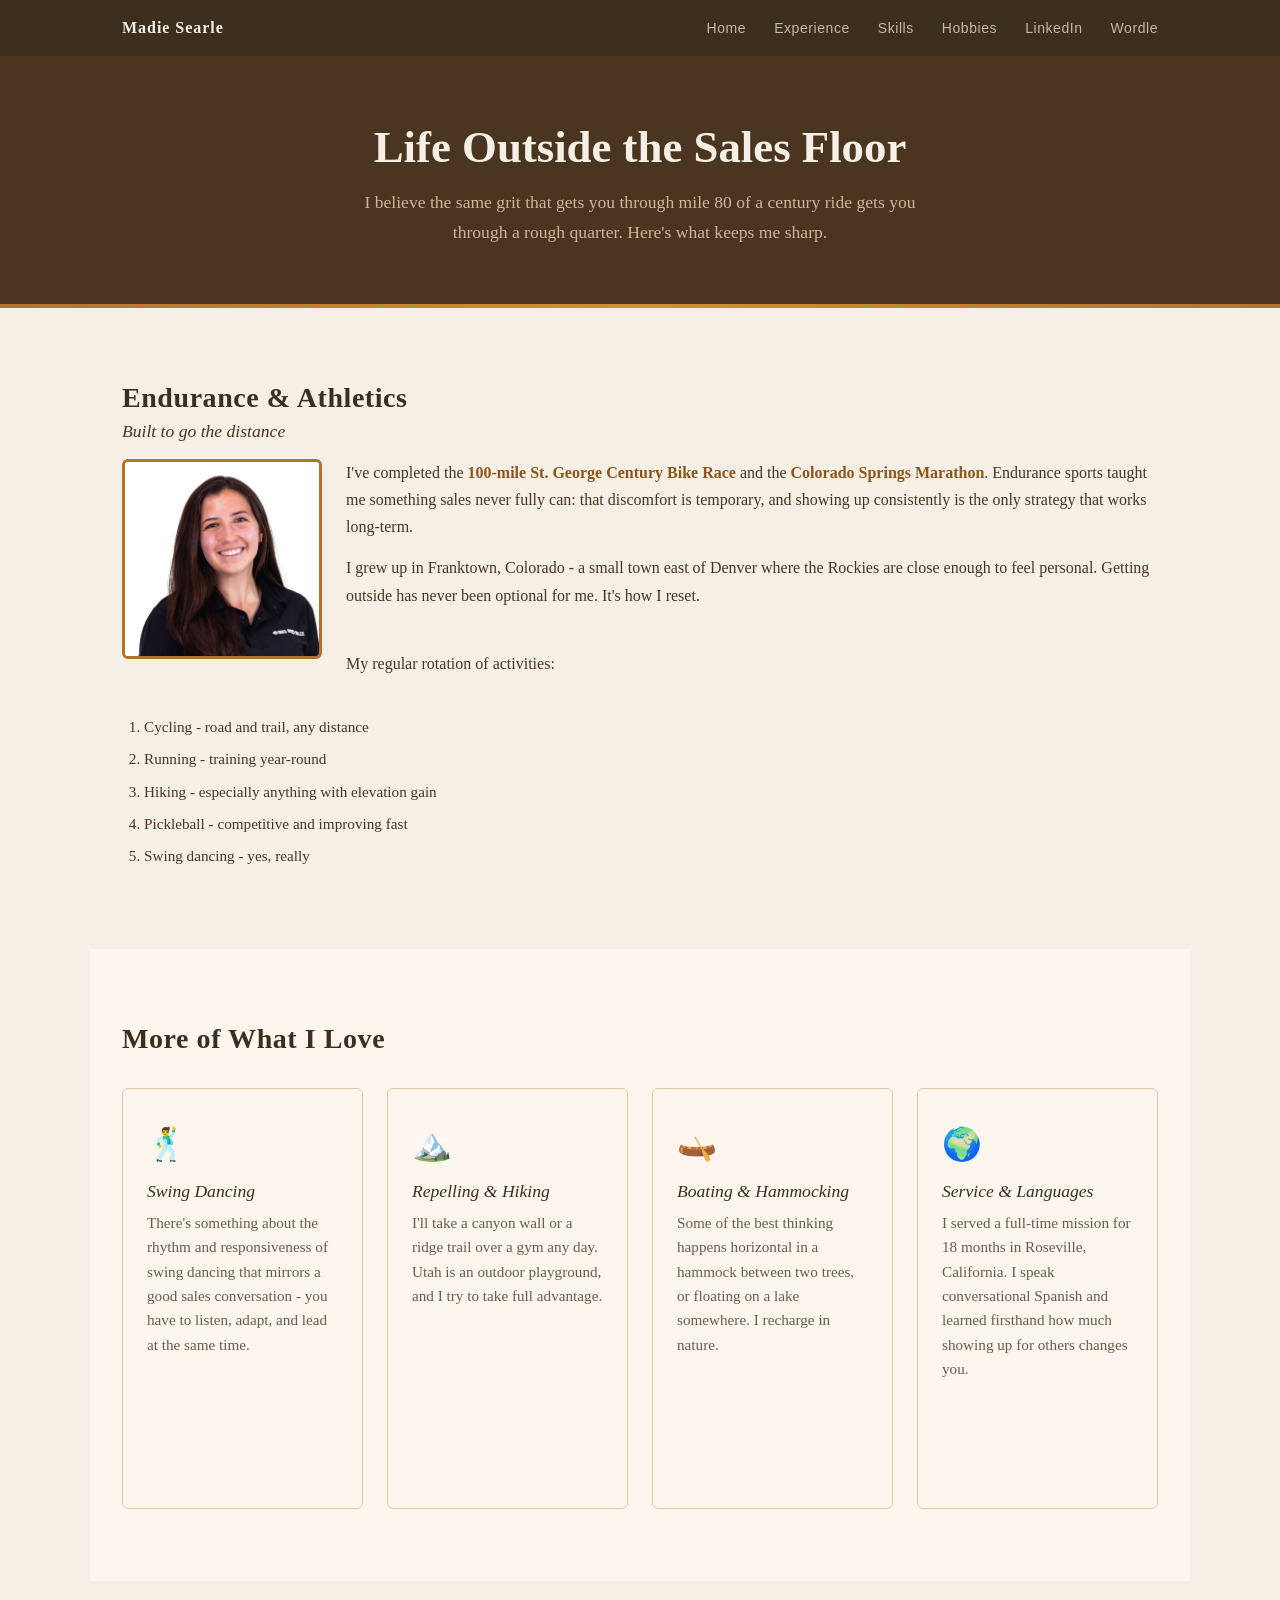
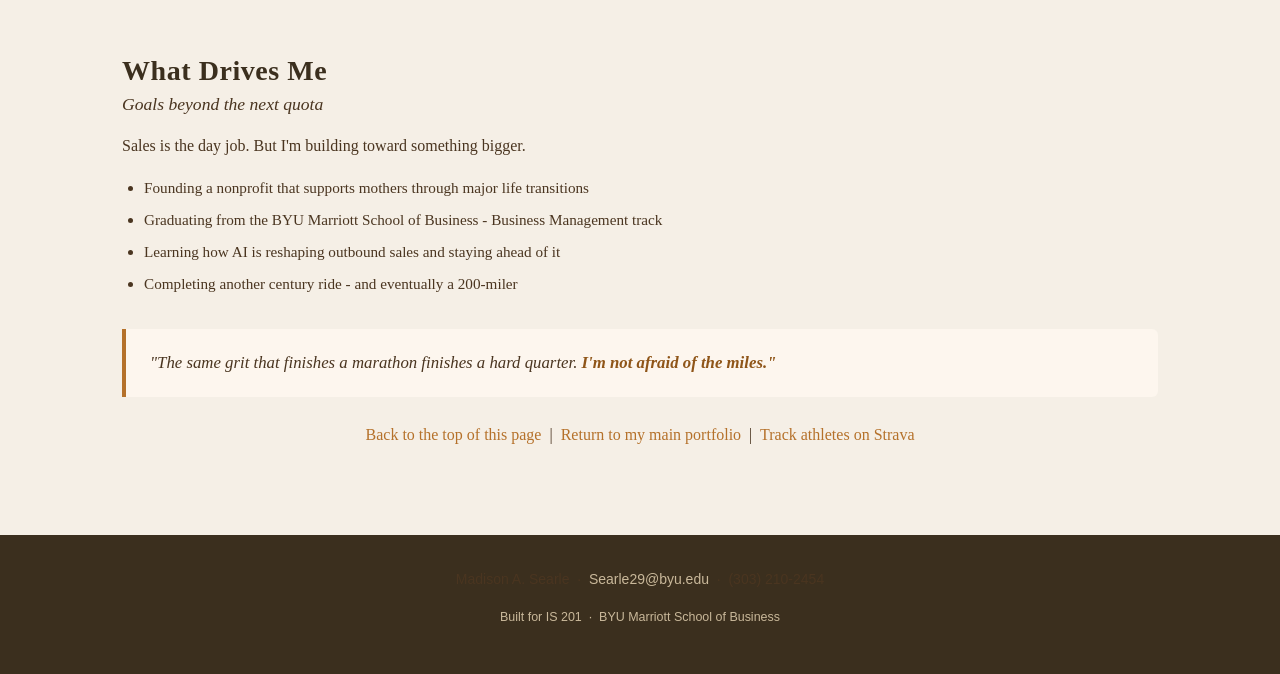
<file: hobbies.html>
<!DOCTYPE html>
<html lang="en">
<head>
<meta charset="UTF-8">
<meta name="viewport" content="width=device-width, initial-scale=1.0">
<title>Madie Searle — Hobbies &amp; Life Outside Work</title>
<link rel="stylesheet" href="styles.css">

<!-- Internal style block on second page (Chapter 24 requirement) -->
<style>
#hobbies-hero {
background-color: #4a3520;
color: #f5efe6;
padding: 120px 40px 60px;
text-align: center;
position: relative;
}

#hobbies-hero h1 {
font-size: 2.8rem;
color: #f5efe6;
margin-bottom: 12px;
}

#hobbies-hero p {
color: #c9b89a;
font-size: 1.1rem;
max-width: 580px;
margin: 0 auto;
}

.hobby-grid {
display: grid;
grid-template-columns: repeat(auto-fit, minmax(240px, 1fr));
gap: 24px;
margin-top: 32px;
}

.hobby-card {
background-color: #fdf6ee;
border: 1px solid #e0c9a8;
border-radius: 6px;
padding: 28px 24px;
position: relative;
}

.hobby-card h3 {
color: #3b2f1e;
margin-bottom: 8px;
}

.hobby-card p {
color: #6b5c47;
font-size: 0.95rem;
line-height: 1.6;
}

.hobby-icon {
font-size: 2rem;
margin-bottom: 10px;
display: block;
}

.video-embed {
margin-top: 16px;
position: relative;
padding-bottom: 56.25%;
height: 0;
overflow: hidden;
border-radius: 6px;
}

.video-embed iframe {
position: absolute;
top: 0;
left: 0;
width: 100%;
height: 100%;
border: 0;
}
</style>
</head>
<body>

<!-- ========== FIXED NAVIGATION ========== -->
<nav id="main-nav">
<div class="nav-inner">
<span class="nav-logo">Madie Searle</span>
<ul>
<li><a href="index.html">Home</a></li>
<li><a href="index.html#experience">Experience</a></li>
<li><a href="index.html#skills">Skills</a></li>
<li><a href="hobbies.html">Hobbies</a></li>
<li><a href="https://www.linkedin.com/in/madie-searle-993b582a9" target="_blank">LinkedIn</a></li>
<li><a href="wordle.html">Wordle</a></li>
</ul>
</div>
</nav>

<!-- ========== HERO ========== -->
<header id="hobbies-hero">
<div class="hero-accent"></div>
<h1>Life Outside the Sales Floor</h1>
<p>
I believe the same grit that gets you through mile 80 of a century ride gets you through a rough quarter.
Here's what keeps me sharp.
</p>
</header>

<!-- ========== MAIN CONTENT ========== -->
<main>

<!-- ========== ENDURANCE SECTION ========== -->
<!-- Endurance sports: biggest part of her identity outside work -->
<section id="endurance" class="section section-light">
<h2>Endurance &amp; Athletics</h2>
<h3>Built to go the distance</h3>

<div class="floated-block">
<!-- Floated image with text wrap -->
<img
src="Madie.png"
alt="Madie Searle, endurance athlete and sales professional"
width="200"
height="200"
class="floated-img"
>
<p>
I've completed the <span class="emphasis">100-mile St. George Century Bike Race</span> and the
<span class="emphasis">Colorado Springs Marathon</span>. Endurance sports taught me something sales never fully can:
that discomfort is temporary, and showing up consistently is the only strategy that works long-term.
</p>
<p>
I grew up in Franktown, Colorado - a small town east of Denver where the Rockies are close enough to feel personal.
Getting outside has never been optional for me. It's how I reset.
</p>
<br>
<p id="activities-anchor">My regular rotation of activities:</p>
</div>

<!-- Ordered list: ranked by how often she does them -->
<ol class="styled-list">
<li>Cycling - road and trail, any distance</li>
<li>Running - training year-round</li>
<li>Hiking - especially anything with elevation gain</li>
<li>Pickleball - competitive and improving fast</li>
<li>Swing dancing - yes, really</li>
</ol>
</section>

<!-- ========== HOBBY CARDS ========== -->
<!-- Additional hobbies in card format -->
<section id="more-hobbies" class="section section-warm">
<h2>More of What I Love</h2>

<div class="hobby-grid">

<div class="hobby-card" id="dancing-card">
<span class="hobby-icon">&#x1F57A;</span>
<h3>Swing Dancing</h3>
<p>
There's something about the rhythm and responsiveness of swing dancing that mirrors a good sales conversation -
you have to listen, adapt, and lead at the same time.
</p>
<!-- Swing dancing YouTube video embed -->
<div class="video-embed">
<iframe
src="https://www.youtube.com/embed/26-1t15R_MU"
title="Swing Dancing"
allowfullscreen
allow="accelerometer; autoplay; clipboard-write; encrypted-media; gyroscope; picture-in-picture">
</iframe>
</div>
</div>

<div class="hobby-card">
<span class="hobby-icon">&#x1F3D4;&#xFE0F;</span>
<h3>Repelling &amp; Hiking</h3>
<p>
I'll take a canyon wall or a ridge trail over a gym any day. Utah is an outdoor playground, and I try to take full advantage.
</p>
</div>

<div class="hobby-card">
<span class="hobby-icon">&#x1F6F6;</span>
<h3>Boating &amp; Hammocking</h3>
<p>
Some of the best thinking happens horizontal in a hammock between two trees, or floating on a lake somewhere.
I recharge in nature.
</p>
</div>

<div class="hobby-card">
<span class="hobby-icon">&#x1F30D;</span>
<h3>Service &amp; Languages</h3>
<p>
I served a full-time mission for 18 months in Roseville, California. I speak conversational Spanish and
learned firsthand how much showing up for others changes you.
</p>
</div>

</div>
</section>

<!-- ========== VALUES SECTION ========== -->
<!-- What drives her -->
<section id="values" class="section section-light">
<h2>What Drives Me</h2>
<h3>Goals beyond the next quota</h3>

<p>Sales is the day job. But I'm building toward something bigger.</p>

<ul class="styled-list">
<li>Founding a nonprofit that supports mothers through major life transitions</li>
<li>Graduating from the BYU Marriott School of Business - Business Management track</li>
<li>Learning how AI is reshaping outbound sales and staying ahead of it</li>
<li>Completing another century ride - and eventually a 200-miler</li>
</ul>

<div class="callout-box" style="margin-top: 32px;">
<p>
"The same grit that finishes a marathon finishes a hard quarter.
<span class="emphasis">I'm not afraid of the miles."</span>
</p>
</div>

<!-- Anchor link back to top of page -->
<p style="margin-top: 24px; text-align: center;">
<a href="#endurance">Back to the top of this page</a> &nbsp;|&nbsp;
<a href="index.html">Return to my main portfolio</a> &nbsp;|&nbsp;
<a href="https://www.strava.com" target="_blank">Track athletes on Strava</a>
</p>
</section>

</main>

<!-- ========== FOOTER ========== -->
<footer id="main-footer">
<p>Madison A. Searle &nbsp;&#xB7;&nbsp; <a href="mailto:searle29@byu.edu">Searle29@byu.edu</a> &nbsp;&#xB7;&nbsp; (303) 210-2454</p>
<p class="footer-small">Built for IS 201 &nbsp;&#xB7;&nbsp; BYU Marriott School of Business</p>
</footer>

</body>
</html>
</file>
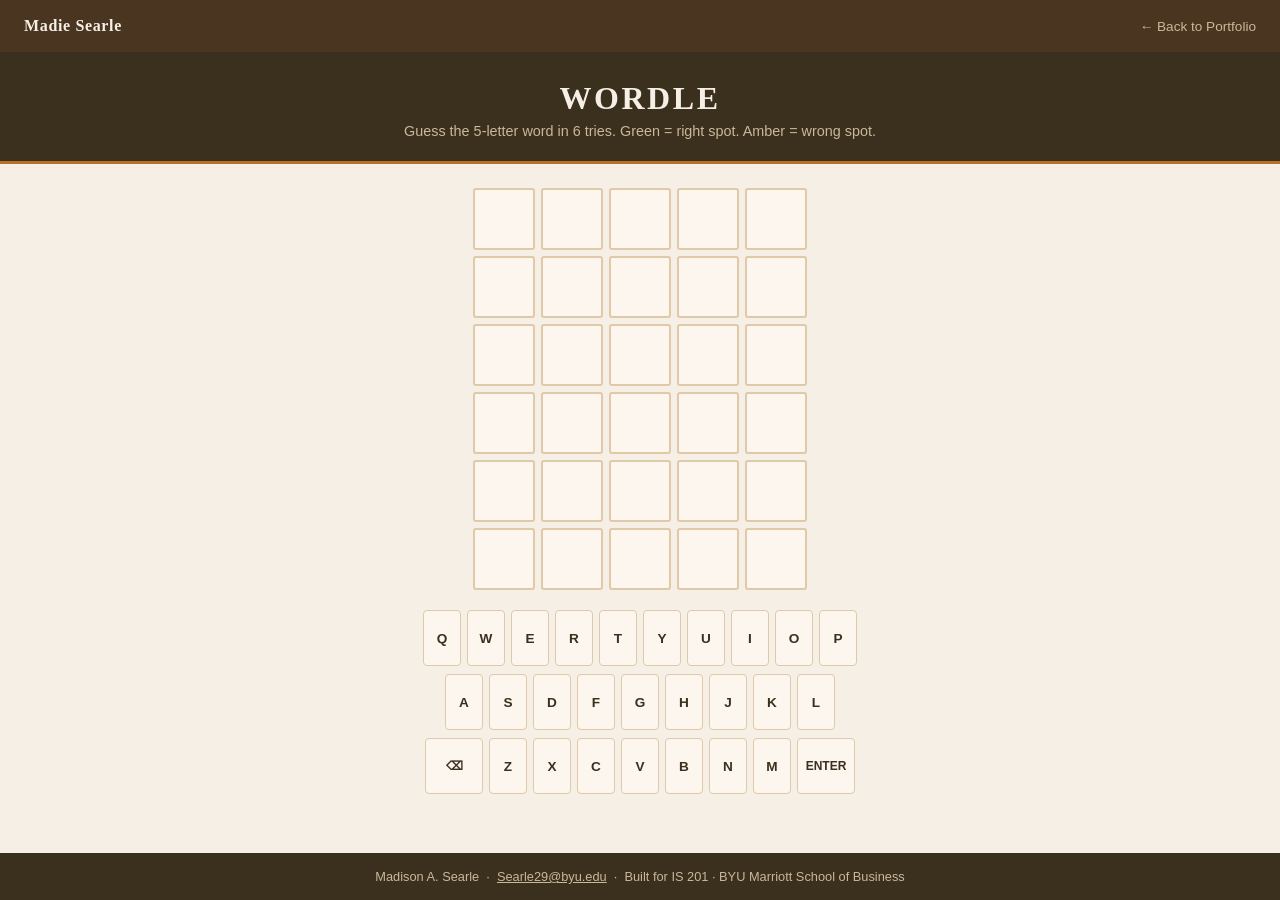
<file: wordle.html>
<!DOCTYPE html>
<html lang="en">
<head>
  <meta charset="UTF-8">
  <meta name="viewport" content="width=device-width, initial-scale=1.0">
  <title>Madie's Wordle</title>
  <style>
    /* ── TOKENS ── */
    :root {
      --bg:        #f5efe6;
      --surface:   #fdf6ee;
      --border:    #e0c9a8;
      --brown-dk:  #3b2f1e;
      --brown-md:  #4a3520;
      --terra:     #b5712a;
      --terra-dk:  #8f5518;
      --text-soft: #6b5c47;
      --text-muted:#c9b89a;

      --correct:   #5a7a3a;   /* green — letter in right spot   */
      --present:   #c9952a;   /* amber — letter in wrong spot   */
      --absent:    #8a7a6a;   /* muted brown — letter not in word */
      --empty:     #fdf6ee;
      --tile-sz:   62px;
      --gap:        6px;
    }

    *, *::before, *::after { box-sizing: border-box; margin: 0; padding: 0; }

    body {
      font-family: 'Georgia', serif;
      background: var(--bg);
      color: var(--brown-dk);
      min-height: 100vh;
      display: flex;
      flex-direction: column;
    }

    /* ── NAV ── */
    nav {
      background: var(--brown-md);
      padding: 0 24px;
      height: 52px;
      display: flex;
      align-items: center;
      justify-content: space-between;
    }
    nav .logo { color: var(--bg); font-size: 1rem; font-weight: 700; letter-spacing: .04em; }
    nav a { color: var(--text-muted); font-size: .85rem; text-decoration: none; font-family: sans-serif; }
    nav a:hover { color: var(--bg); }

    /* ── HEADER ── */
    header {
      background: var(--brown-dk);
      color: var(--bg);
      text-align: center;
      padding: 28px 16px 22px;
      border-bottom: 3px solid var(--terra);
    }
    header h1 { font-size: 2rem; letter-spacing: .08em; }
    header p  { color: var(--text-muted); font-size: .9rem; margin-top: 6px; font-family: sans-serif; }

    /* ── MAIN ── */
    main {
      flex: 1;
      display: flex;
      flex-direction: column;
      align-items: center;
      padding: 24px 16px 40px;
      gap: 20px;
    }

    /* ── TOAST ── */
    #toast {
      position: fixed;
      top: 80px;
      left: 50%;
      transform: translateX(-50%) translateY(-8px);
      background: var(--brown-dk);
      color: var(--bg);
      padding: 10px 22px;
      border-radius: 4px;
      font-family: sans-serif;
      font-size: .9rem;
      opacity: 0;
      transition: opacity .25s, transform .25s;
      pointer-events: none;
      z-index: 99;
    }
    #toast.show { opacity: 1; transform: translateX(-50%) translateY(0); }

    /* ── GRID ── */
    #grid {
      display: flex;
      flex-direction: column;
      gap: var(--gap);
    }
    .row {
      display: flex;
      gap: var(--gap);
    }
    .tile {
      width: var(--tile-sz);
      height: var(--tile-sz);
      border: 2px solid var(--border);
      background: var(--empty);
      display: flex;
      align-items: center;
      justify-content: center;
      font-size: 1.55rem;
      font-weight: 700;
      letter-spacing: .02em;
      color: var(--brown-dk);
      user-select: none;
      transition: background .3s, border-color .3s, color .3s;
      border-radius: 3px;
    }
    .tile.filled { border-color: var(--terra); }
    .tile.correct { background: var(--correct); color: #fff; border-color: var(--correct); }
    .tile.present { background: var(--present); color: #fff; border-color: var(--present); }
    .tile.absent  { background: var(--absent);  color: #fff; border-color: var(--absent);  }

    /* pop animation on key press */
    @keyframes pop { 0%{transform:scale(1)} 50%{transform:scale(1.12)} 100%{transform:scale(1)} }
    .tile.pop { animation: pop .1s ease; }

    /* shake on invalid word */
    @keyframes shake {
      0%,100%{transform:translateX(0)}
      20%{transform:translateX(-6px)}
      40%{transform:translateX(6px)}
      60%{transform:translateX(-4px)}
      80%{transform:translateX(4px)}
    }
    .row.shake { animation: shake .4s ease; }

    /* flip on reveal */
    @keyframes flip-in  { from{transform:rotateX(0)}   to{transform:rotateX(-90deg)} }
    @keyframes flip-out { from{transform:rotateX(-90deg)} to{transform:rotateX(0)}   }
    .tile.flip-in  { animation: flip-in  .2s ease forwards; }
    .tile.flip-out { animation: flip-out .2s ease forwards; }

    /* ── KEYBOARD ── */
    #keyboard {
      display: flex;
      flex-direction: column;
      gap: 8px;
      align-items: center;
    }
    .kb-row { display: flex; gap: 6px; }
    .key {
      height: 56px;
      min-width: 38px;
      padding: 0 6px;
      border: none;
      border-radius: 4px;
      background: var(--surface);
      border: 1px solid var(--border);
      color: var(--brown-dk);
      font-family: sans-serif;
      font-size: .85rem;
      font-weight: 700;
      cursor: pointer;
      transition: background .25s, color .25s;
      display: flex;
      align-items: center;
      justify-content: center;
    }
    .key.wide { min-width: 58px; font-size: .75rem; }
    .key:hover:not(.correct):not(.present):not(.absent) { background: var(--border); }
    .key.correct { background: var(--correct); color: #fff; border-color: var(--correct); }
    .key.present { background: var(--present); color: #fff; border-color: var(--present); }
    .key.absent  { background: var(--absent);  color: #fff; border-color: var(--absent);  }

    /* ── RESULT MODAL ── */
    #modal-overlay {
      display: none;
      position: fixed; inset: 0;
      background: rgba(59,47,30,.55);
      z-index: 100;
      align-items: center;
      justify-content: center;
    }
    #modal-overlay.open { display: flex; }
    #modal {
      background: var(--surface);
      border: 1px solid var(--border);
      border-radius: 8px;
      padding: 36px 32px;
      text-align: center;
      max-width: 340px;
      width: 90%;
      box-shadow: 0 8px 32px rgba(59,47,30,.25);
    }
    #modal h2 { font-size: 1.6rem; color: var(--brown-dk); }
    #modal .modal-sub { color: var(--text-soft); font-family: sans-serif; font-size: .9rem; margin: 10px 0 6px; }
    #modal .the-word {
      font-size: 2rem; font-weight: 700; letter-spacing: .1em;
      color: var(--terra); margin: 12px 0 20px;
    }
    #modal button {
      background: var(--terra);
      color: var(--bg);
      border: none;
      border-radius: 4px;
      padding: 12px 28px;
      font-family: sans-serif;
      font-size: .95rem;
      font-weight: 700;
      cursor: pointer;
      letter-spacing: .04em;
      transition: background .2s;
    }
    #modal button:hover { background: var(--terra-dk); }

    /* ── FOOTER ── */
    footer {
      background: var(--brown-dk);
      color: var(--text-muted);
      text-align: center;
      padding: 16px;
      font-family: sans-serif;
      font-size: .8rem;
    }
    footer a { color: var(--text-muted); }
  </style>
</head>
<body>

<!-- NAV -->
<nav>
  <span class="logo">Madie Searle</span>
  <a href="index.html">← Back to Portfolio</a>
</nav>

<!-- HEADER -->
<header>
  <h1>WORDLE</h1>
  <p>Guess the 5-letter word in 6 tries. Green = right spot. Amber = wrong spot.</p>
</header>

<!-- TOAST -->
<div id="toast"></div>

<!-- MAIN -->
<main>
  <!-- GRID -->
  <div id="grid"></div>

  <!-- KEYBOARD -->
  <div id="keyboard">
    <div class="kb-row" id="kb-row-0"></div>
    <div class="kb-row" id="kb-row-1"></div>
    <div class="kb-row" id="kb-row-2"></div>
  </div>
</main>

<!-- RESULT MODAL -->
<div id="modal-overlay">
  <div id="modal">
    <h2 id="modal-title"></h2>
    <p class="modal-sub" id="modal-sub"></p>
    <div class="the-word" id="modal-word"></div>
    <button id="play-again">Play Again</button>
  </div>
</div>

<footer>
  Madison A. Searle &nbsp;·&nbsp; <a href="mailto:searle29@byu.edu">Searle29@byu.edu</a>
  &nbsp;·&nbsp; Built for IS 201 · BYU Marriott School of Business
</footer>

<script>
// ── WORD LIST (200 common 5-letter words) ──────────────────────────────────
const WORDS = [
  "ABOUT","ABOVE","ABUSE","ACTOR","ACUTE","ADMIT","ADOPT","ADULT","AFTER","AGAIN",
  "AGENT","AGREE","AHEAD","ALARM","ALBUM","ALERT","ALIEN","ALIGN","ALIVE","ALLEY",
  "ALLOW","ALONE","ALONG","ALTER","ANGEL","ANGER","ANGLE","ANGRY","ANIME","ANKLE",
  "ANNEX","ANTIC","ANVIL","APPLY","ARENA","ARGUE","ARISE","ARMOR","ARROW","ATLAS",
  "ATTIC","AUDIO","AUDIT","AVOID","AWAKE","AWARD","AWFUL","BASIC","BASIN","BASIS",
  "BATCH","BEACH","BEARD","BEAST","BEGIN","BEING","BELOW","BENCH","BINGE","BLACK",
  "BLADE","BLAME","BLAND","BLANK","BLAST","BLAZE","BLEED","BLESS","BLIND","BLOCK",
  "BLOOD","BLOWN","BLUES","BLUNT","BOARD","BOOST","BOOTH","BRACE","BRAIN","BRAND",
  "BRAVE","BREAD","BREAK","BREED","BRICK","BRIDE","BRIEF","BRING","BROAD","BROKE",
  "BROOK","BROWN","BRUSH","BUILD","BUILT","BUNCH","BURST","BUYER","CABIN","CAMEL",
  "CANDY","CARGO","CARRY","CATCH","CAUSE","CEDAR","CHAIN","CHAIR","CHALK","CHAMP",
  "CHAOS","CHARM","CHART","CHASE","CHEAP","CHECK","CHEEK","CHEER","CHESS","CHEST",
  "CHIEF","CHILD","CHILL","CIVIC","CIVIL","CLAIM","CLASP","CLASS","CLEAN","CLEAR",
  "CLERK","CLICK","CLIFF","CLIMB","CLING","CLOCK","CLONE","CLOSE","CLOUD","CLOWN",
  "COAST","COVER","CRACK","CRAFT","CRANE","CRASH","CRAZY","CREAM","CREEK","CRIME",
  "CRISP","CROSS","CROWD","CROWN","CRUSH","CRUST","CURVE","CYCLE","DAILY","DANCE",
  "DATUM","DEALT","DEATH","DEBUT","DECOR","DELAY","DELTA","DENSE","DEPOT","DEPTH",
  "DERBY","DEVIL","DIGIT","DISCO","DODGE","DONOR","DOUBT","DOUGH","DRAFT","DRAIN",
  "DRAMA","DRAWN","DREAM","DRIFT","DRILL","DRINK","DRIVE","DRONE","DROVE","DROWN",
];

// Larger valid-guess word set (for checking if input is a real word)
// For simplicity we allow any 5-letter A-Z string (common in classroom Wordle clones)
// — students often do this to avoid shipping 13k word lists.

// ── STATE ────────────────────────────────────────────────────────────────────
let secret, currentRow, currentCol, board, keyColors, gameOver;

function newGame() {
  secret     = WORDS[Math.floor(Math.random() * WORDS.length)];
  currentRow = 0;
  currentCol = 0;
  board      = Array.from({length:6}, () => Array(5).fill(''));
  keyColors  = {};
  gameOver   = false;

  buildGrid();
  buildKeyboard();
  document.getElementById('modal-overlay').classList.remove('open');
}

// ── BUILD UI ─────────────────────────────────────────────────────────────────
function buildGrid() {
  const grid = document.getElementById('grid');
  grid.innerHTML = '';
  for (let r = 0; r < 6; r++) {
    const row = document.createElement('div');
    row.className = 'row';
    row.id = `row-${r}`;
    for (let c = 0; c < 5; c++) {
      const tile = document.createElement('div');
      tile.className = 'tile';
      tile.id = `tile-${r}-${c}`;
      row.appendChild(tile);
    }
    grid.appendChild(row);
  }
}

const KB_ROWS = ['QWERTYUIOP', 'ASDFGHJKL', '⌫ZXCVBNM↵'];
function buildKeyboard() {
  KB_ROWS.forEach((letters, ri) => {
    const row = document.getElementById(`kb-row-${ri}`);
    row.innerHTML = '';
    [...letters].forEach(ch => {
      const btn = document.createElement('button');
      btn.className = 'key' + (ch === '⌫' || ch === '↵' ? ' wide' : '');
      btn.textContent = ch === '↵' ? 'ENTER' : ch;
      btn.dataset.key = ch;
      btn.addEventListener('click', () => handleKey(ch));
      row.appendChild(btn);
    });
  });
}

// ── INPUT ────────────────────────────────────────────────────────────────────
document.addEventListener('keydown', e => {
  if (e.ctrlKey || e.metaKey || e.altKey) return;
  if (e.key === 'Enter')     handleKey('↵');
  else if (e.key === 'Backspace') handleKey('⌫');
  else if (/^[a-zA-Z]$/.test(e.key)) handleKey(e.key.toUpperCase());
});

function handleKey(ch) {
  if (gameOver) return;
  if (ch === '↵') { submitGuess(); return; }
  if (ch === '⌫') { deleteLetter(); return; }
  addLetter(ch);
}

function addLetter(ch) {
  if (currentCol >= 5) return;
  board[currentRow][currentCol] = ch;
  const tile = getTile(currentRow, currentCol);
  tile.textContent = ch;
  tile.classList.add('filled');
  // pop
  tile.classList.remove('pop');
  void tile.offsetWidth;
  tile.classList.add('pop');
  currentCol++;
}

function deleteLetter() {
  if (currentCol <= 0) return;
  currentCol--;
  board[currentRow][currentCol] = '';
  const tile = getTile(currentRow, currentCol);
  tile.textContent = '';
  tile.classList.remove('filled');
}

// ── SUBMIT ───────────────────────────────────────────────────────────────────
function submitGuess() {
  if (currentCol < 5) { showToast('Not enough letters'); shakeRow(currentRow); return; }

  const guess = board[currentRow].join('');
  const result = score(guess, secret);

  revealRow(currentRow, guess, result, () => {
    updateKeyboard(guess, result);

    if (result.every(r => r === 'correct')) {
      gameOver = true;
      const msgs = ['Genius!','Magnificent!','Impressive!','Splendid!','Great!','Phew!'];
      setTimeout(() => showModal(msgs[currentRow] || 'Nice!', 'You got it!'), 300);
      return;
    }

    currentRow++;
    currentCol = 0;

    if (currentRow >= 6) {
      gameOver = true;
      setTimeout(() => showModal('Game Over', 'Better luck next time!'), 300);
    }
  });
}

// ── SCORING ──────────────────────────────────────────────────────────────────
function score(guess, answer) {
  const res   = Array(5).fill('absent');
  const aLeft = [...answer];
  const gLeft = [...guess];

  // Pass 1: correct
  for (let i = 0; i < 5; i++) {
    if (gLeft[i] === aLeft[i]) {
      res[i]   = 'correct';
      aLeft[i] = null;
      gLeft[i] = null;
    }
  }
  // Pass 2: present
  for (let i = 0; i < 5; i++) {
    if (gLeft[i] === null) continue;
    const j = aLeft.indexOf(gLeft[i]);
    if (j !== -1) {
      res[i]   = 'present';
      aLeft[j] = null;
    }
  }
  return res;
}

// ── REVEAL (flip animation) ──────────────────────────────────────────────────
function revealRow(row, guess, result, cb) {
  const delay = 300;
  result.forEach((state, c) => {
    const tile = getTile(row, c);
    setTimeout(() => {
      tile.classList.add('flip-in');
      setTimeout(() => {
        tile.classList.remove('flip-in');
        tile.classList.add(state, 'flip-out');
        setTimeout(() => tile.classList.remove('flip-out'), 200);
      }, 200);
    }, c * delay);
  });
  setTimeout(cb, 5 * delay + 250);
}

// ── KEYBOARD COLORS ──────────────────────────────────────────────────────────
const PRIORITY = { correct: 3, present: 2, absent: 1 };
function updateKeyboard(guess, result) {
  [...guess].forEach((ch, i) => {
    const prev = keyColors[ch];
    if (!prev || PRIORITY[result[i]] > PRIORITY[prev]) {
      keyColors[ch] = result[i];
      const btn = document.querySelector(`[data-key="${ch}"]`);
      if (btn) {
        btn.classList.remove('correct','present','absent');
        btn.classList.add(result[i]);
      }
    }
  });
}

// ── MODAL ────────────────────────────────────────────────────────────────────
function showModal(title, sub) {
  document.getElementById('modal-title').textContent = title;
  document.getElementById('modal-sub').textContent   = sub;
  document.getElementById('modal-word').textContent  = secret;
  document.getElementById('modal-overlay').classList.add('open');
}
document.getElementById('play-again').addEventListener('click', newGame);

// ── TOAST ────────────────────────────────────────────────────────────────────
let toastTimer;
function showToast(msg) {
  const t = document.getElementById('toast');
  t.textContent = msg;
  t.classList.add('show');
  clearTimeout(toastTimer);
  toastTimer = setTimeout(() => t.classList.remove('show'), 1600);
}

// ── SHAKE ────────────────────────────────────────────────────────────────────
function shakeRow(r) {
  const row = document.getElementById(`row-${r}`);
  row.classList.remove('shake');
  void row.offsetWidth;
  row.classList.add('shake');
  row.addEventListener('animationend', () => row.classList.remove('shake'), {once:true});
}

// ── HELPERS ──────────────────────────────────────────────────────────────────
function getTile(r, c) { return document.getElementById(`tile-${r}-${c}`); }

// ── START ────────────────────────────────────────────────────────────────────
newGame();
</script>
</body>
</html>
</file>
<file: styles.css>
/* ============================================================
   styles.css — Madie Searle Portfolio
   Shared stylesheet for index.html and hobbies.html
   ============================================================ */

/* ── RESET & BASE ── */
*, *::before, *::after {
  box-sizing: border-box;
  margin: 0;
  padding: 0;
}

html {
  scroll-behavior: smooth;
}

body {
  font-family: 'Georgia', serif;
  background-color: #f5efe6;
  color: #3b2f1e;
  line-height: 1.7;
}

/* ── TYPOGRAPHY ── */
h1, h2, h3 {
  font-family: 'Georgia', serif;
  font-weight: 700;
  line-height: 1.25;
}

h2 {
  font-size: 1.75rem;
  color: #3b2f1e;
  margin-bottom: 6px;
  letter-spacing: 0.02em;
}

h3 {
  font-size: 1.1rem;
  color: #4a3520;
  margin-bottom: 16px;
  font-weight: 400;
  font-style: italic;
}

p {
  margin-bottom: 14px;
  color: #4a3520;
}

a {
  color: #b5712a;
  text-decoration: none;
}

a:hover {
  color: #8f5518;
  text-decoration: underline;
}

/* ── NAVIGATION ── */
#main-nav {
  position: fixed;
  top: 0;
  left: 0;
  right: 0;
  background-color: #3b2f1e;
  z-index: 1000;
  height: 56px;
}

.nav-inner {
  max-width: 1100px;
  margin: 0 auto;
  padding: 0 32px;
  height: 100%;
  display: flex;
  align-items: center;
  justify-content: space-between;
}

.nav-logo {
  color: #f5efe6;
  font-size: 1rem;
  font-weight: 700;
  letter-spacing: 0.06em;
  font-family: 'Georgia', serif;
}

#main-nav ul {
  list-style: none;
  display: flex;
  gap: 28px;
}

#main-nav ul li a {
  color: #c9b89a;
  font-size: 0.875rem;
  font-family: sans-serif;
  font-weight: 500;
  letter-spacing: 0.04em;
  transition: color 0.2s;
}

#main-nav ul li a:hover {
  color: #f5efe6;
  text-decoration: none;
}

/* ── HERO SHARED ELEMENTS ── */
.hero-accent {
  position: absolute;
  bottom: 0;
  left: 0;
  right: 0;
  height: 4px;
  background: linear-gradient(90deg, #b5712a, #c9952a, #b5712a);
}

.hero-content {
  position: relative;
  z-index: 1;
}

.hero-photo {
  border-radius: 50%;
  border: 4px solid #b5712a;
  object-fit: cover;
  margin-bottom: 20px;
  display: block;
  margin-left: auto;
  margin-right: auto;
}

.hero-sub {
  color: #c9b89a;
  font-size: 1rem;
  max-width: 520px;
  margin: 0 auto 20px;
  font-family: sans-serif;
  line-height: 1.6;
}

.highlight-text {
  color: #d4a05a;
  font-weight: 600;
}

/* ── SECTIONS ── */
.section {
  padding: 72px 32px;
  max-width: 1100px;
  margin: 0 auto;
}

.section-light {
  background-color: #f5efe6;
}

.section-warm {
  background-color: #fdf6ee;
}

/* Full-width warm bg bands */
.section-warm-band {
  background-color: #fdf6ee;
  width: 100%;
}

#experience {
  background-color: #fdf6ee;
  max-width: 100%;
  padding: 72px 0;
}

#experience > * {
  max-width: 1100px;
  margin-left: auto;
  margin-right: auto;
  padding-left: 32px;
  padding-right: 32px;
}

#experience h2 {
  padding-left: 32px;
  padding-right: 32px;
  max-width: 1100px;
  margin: 0 auto 6px;
}

#experience h3.section-sub {
  padding-left: 32px;
  padding-right: 32px;
  max-width: 1100px;
  margin: 0 auto 28px;
}

/* ── ABOUT GRID ── */
.about-grid {
  display: grid;
  grid-template-columns: 1fr 280px;
  gap: 40px;
  margin-top: 28px;
  align-items: start;
}

.about-stats {
  display: flex;
  flex-direction: column;
  gap: 16px;
}

.stat-card {
  background: #3b2f1e;
  color: #f5efe6;
  border-radius: 6px;
  padding: 20px 22px;
  display: flex;
  flex-direction: column;
}

.stat-num {
  font-size: 2rem;
  font-weight: 700;
  color: #d4a05a;
  line-height: 1;
  margin-bottom: 6px;
}

.stat-label {
  font-size: 0.8rem;
  color: #c9b89a;
  font-family: sans-serif;
  line-height: 1.4;
}

/* ── JOB CARDS ── */
.job-card {
  background: #f5efe6;
  border: 1px solid #e0c9a8;
  border-radius: 6px;
  padding: 24px 28px;
  margin-bottom: 20px;
  max-width: 1100px;
  margin-left: auto;
  margin-right: auto;
}

.job-header {
  display: flex;
  justify-content: space-between;
  align-items: flex-start;
  flex-wrap: wrap;
  gap: 8px;
  margin-bottom: 14px;
}

.job-header h3 {
  font-size: 1rem;
  font-weight: 700;
  color: #3b2f1e;
  font-style: normal;
  margin: 0;
}

.job-meta {
  font-size: 0.82rem;
  color: #8f5518;
  font-family: sans-serif;
  font-weight: 500;
}

.job-card ul {
  padding-left: 20px;
  color: #4a3520;
  font-size: 0.95rem;
}

.job-card ul li {
  margin-bottom: 6px;
}

/* ── SKILLS COLUMNS ── */
.skills-columns {
  display: grid;
  grid-template-columns: 1fr 1fr;
  gap: 40px;
  margin-top: 28px;
  margin-bottom: 36px;
}

.skills-columns h3 {
  font-style: normal;
  font-weight: 700;
  font-size: 1rem;
  margin-bottom: 12px;
  color: #3b2f1e;
}

.skills-columns ol,
.skills-columns ul {
  padding-left: 20px;
  color: #4a3520;
  font-size: 0.95rem;
}

.skills-columns li {
  margin-bottom: 6px;
}

/* ── EDUCATION ── */
.education-block {
  background: #3b2f1e;
  color: #f5efe6;
  border-radius: 6px;
  padding: 28px 32px;
  margin-top: 8px;
}

.education-block h3 {
  color: #d4a05a;
  font-style: normal;
  font-weight: 700;
  font-size: 1rem;
  margin-bottom: 12px;
}

.education-block p {
  color: #c9b89a;
  font-size: 0.9rem;
  margin-bottom: 6px;
}

.education-block strong {
  color: #f5efe6;
}

/* ── ANCHOR / CTA SECTION ── */
.anchor-section {
  text-align: center;
  padding: 36px 32px;
  border-top: 1px solid #e0c9a8;
}

.anchor-section p {
  font-family: sans-serif;
  font-size: 0.95rem;
  color: #6b5c47;
}

/* ── EMPHASIS ── */
.emphasis {
  color: #8f5518;
  font-weight: 600;
}

/* ── FLOATED IMAGE BLOCK (hobbies) ── */
.floated-block {
  overflow: hidden;
  margin-bottom: 24px;
}

.floated-img {
  float: left;
  margin: 0 24px 16px 0;
  border-radius: 6px;
  border: 3px solid #b5712a;
  object-fit: cover;
}

/* ── STYLED LISTS ── */
.styled-list {
  padding-left: 22px;
  color: #4a3520;
  font-size: 0.95rem;
  margin-top: 16px;
}

.styled-list li {
  margin-bottom: 8px;
  line-height: 1.6;
}

/* ── CALLOUT BOX ── */
.callout-box {
  border-left: 4px solid #b5712a;
  background: #fdf6ee;
  padding: 20px 24px;
  border-radius: 0 6px 6px 0;
}

.callout-box p {
  font-size: 1.05rem;
  color: #4a3520;
  font-style: italic;
  margin: 0;
}

/* ── FOOTER ── */
#main-footer {
  background-color: #3b2f1e;
  color: #c9b89a;
  text-align: center;
  padding: 32px 24px;
  font-family: sans-serif;
  font-size: 0.875rem;
  line-height: 1.8;
}

#main-footer a {
  color: #c9b89a;
}

#main-footer a:hover {
  color: #f5efe6;
}

.footer-small {
  font-size: 0.78rem;
    color: #c9b89a;
}

/* ── RESPONSIVE ── */
@media (max-width: 768px) {
  .about-grid {
    grid-template-columns: 1fr;
  }

  .skills-columns {
    grid-template-columns: 1fr;
  }

  #main-nav ul {
    gap: 16px;
  }

  .section {
    padding: 48px 20px;
  }

  .job-header {
    flex-direction: column;
  }

  #hero h1 {
    font-size: 2.2rem !important;
  }
}

/* ── VIDEO WRAPPER ── */
.video-wrapper {
     position: relative;
     width: 100%;
     max-width: 600px; /* optional */
  aspect-ratio: 1 / 1; /* makes it a square */
  margin: 0 auto;
     overflow: hidden;
     border-radius: 12px; /* optional */
}

.video-wrapper iframe {
     width: 100%;
     height: 100%;
     border: 0;
}
</file>
